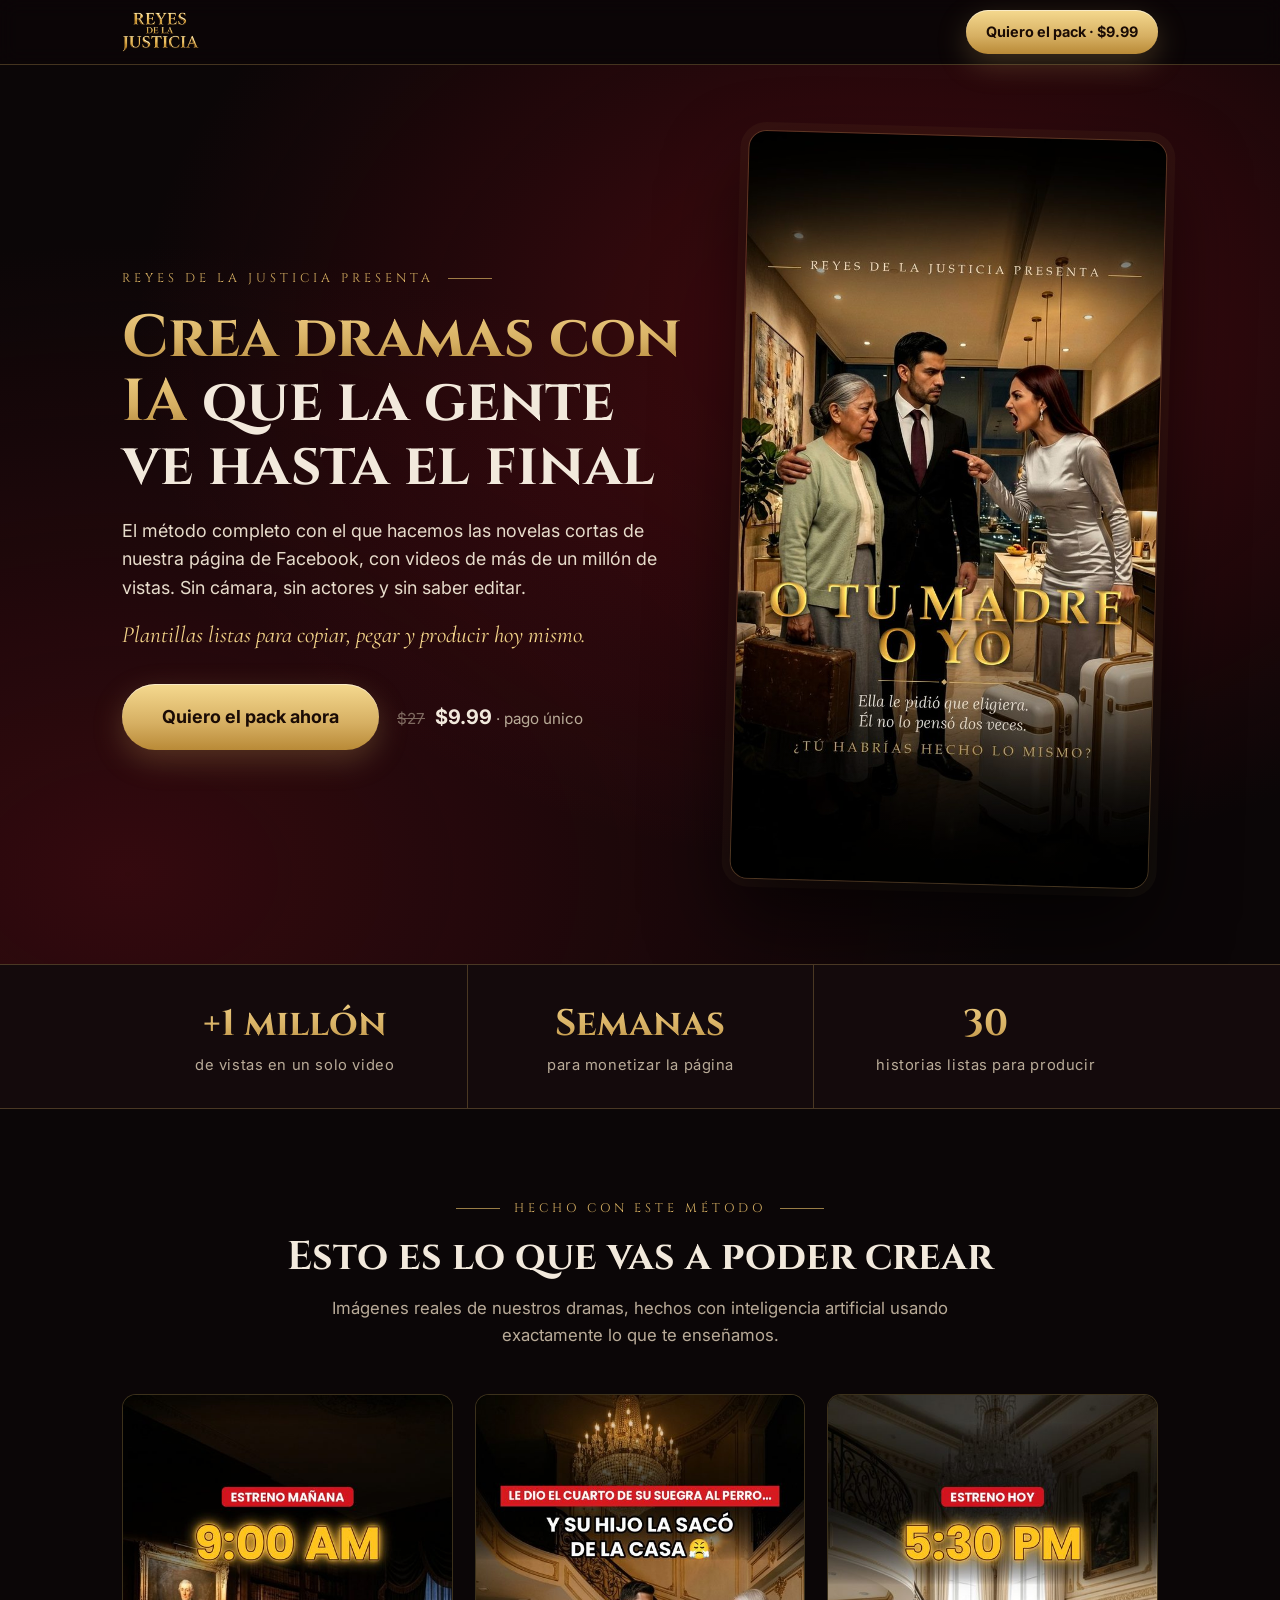
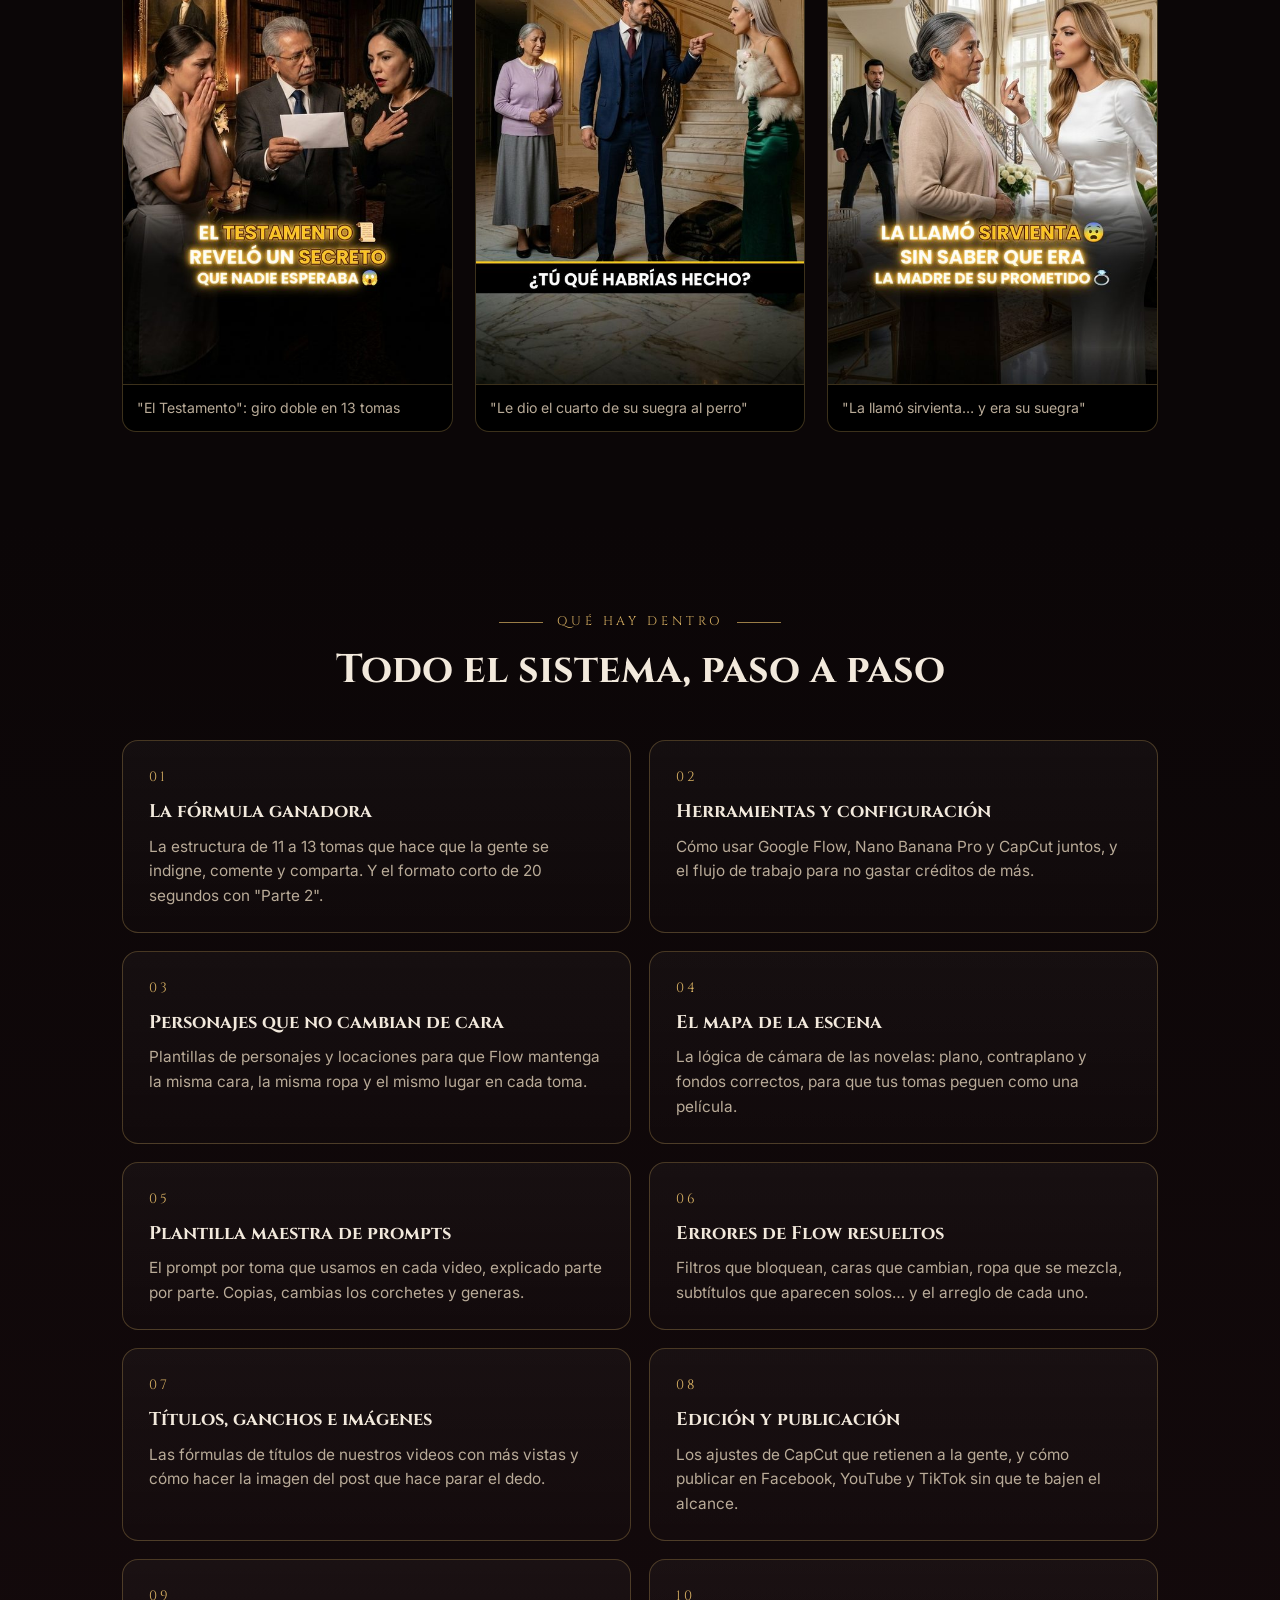
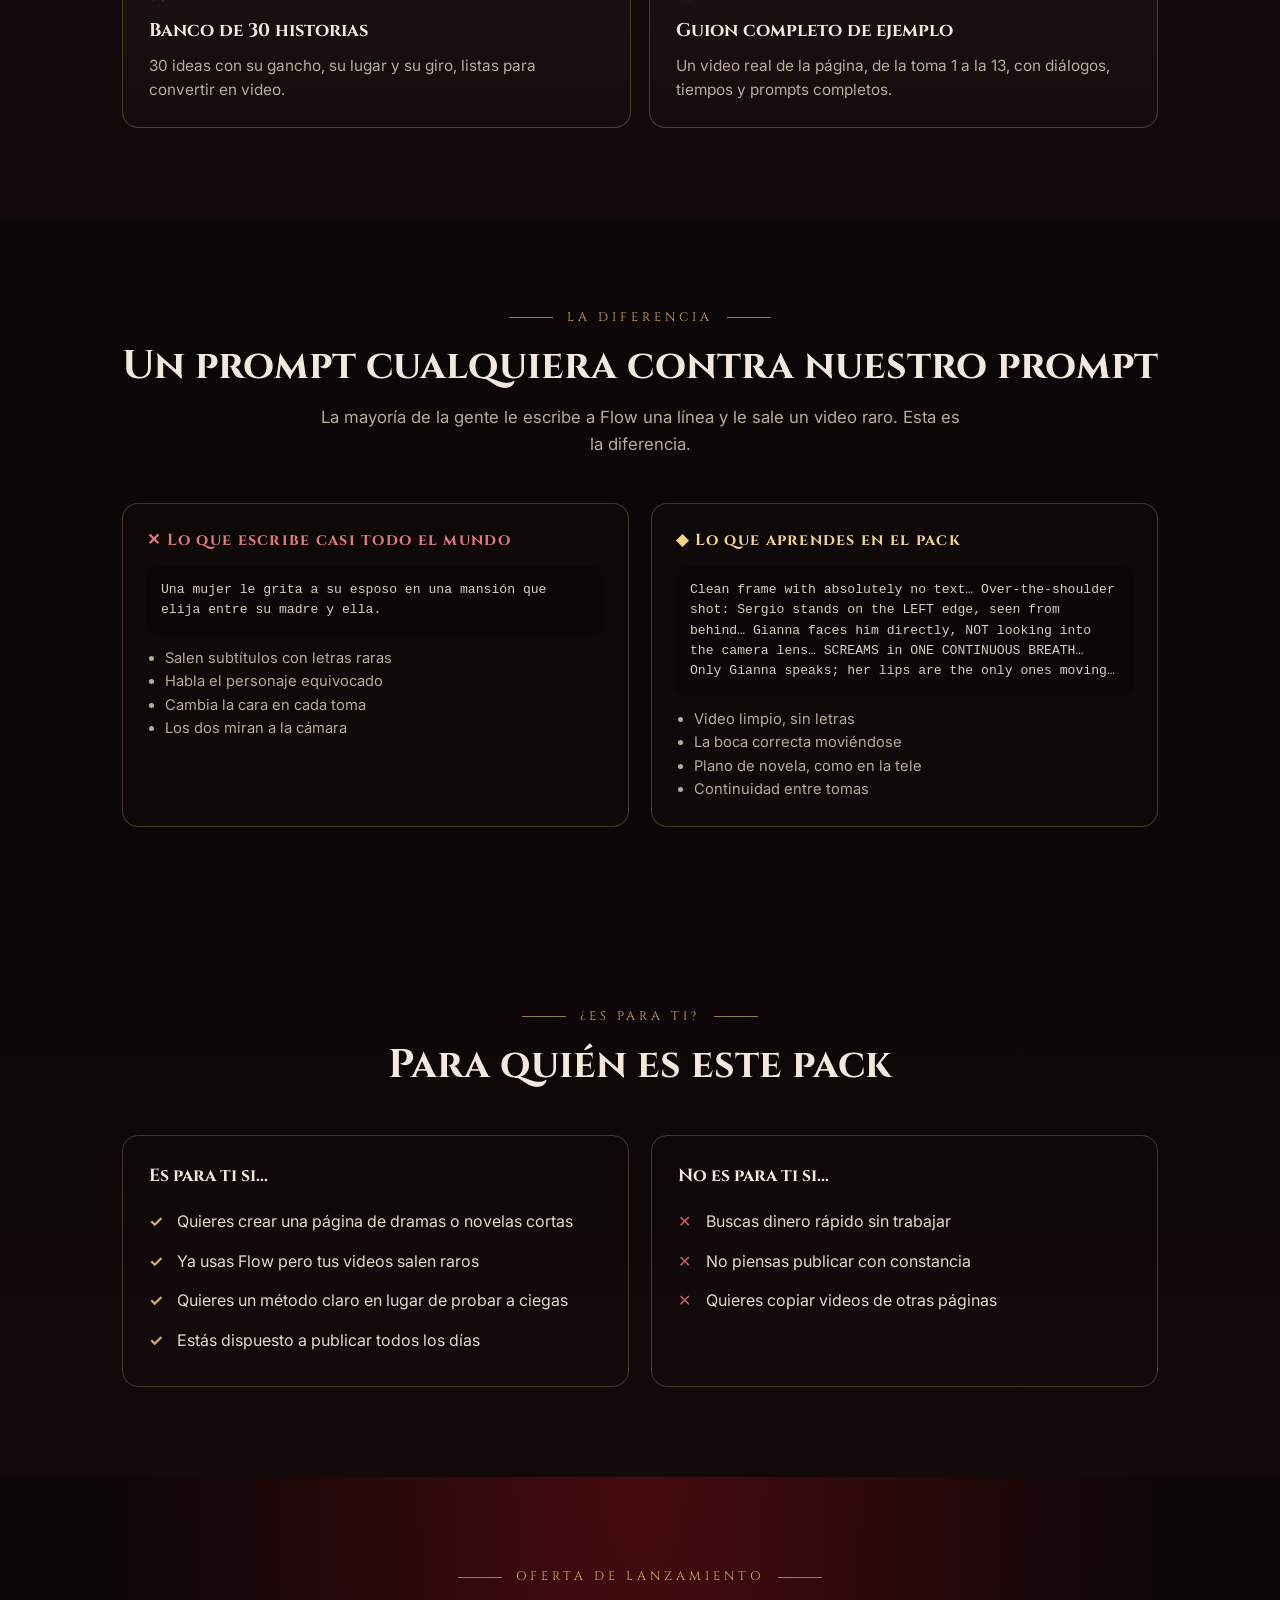
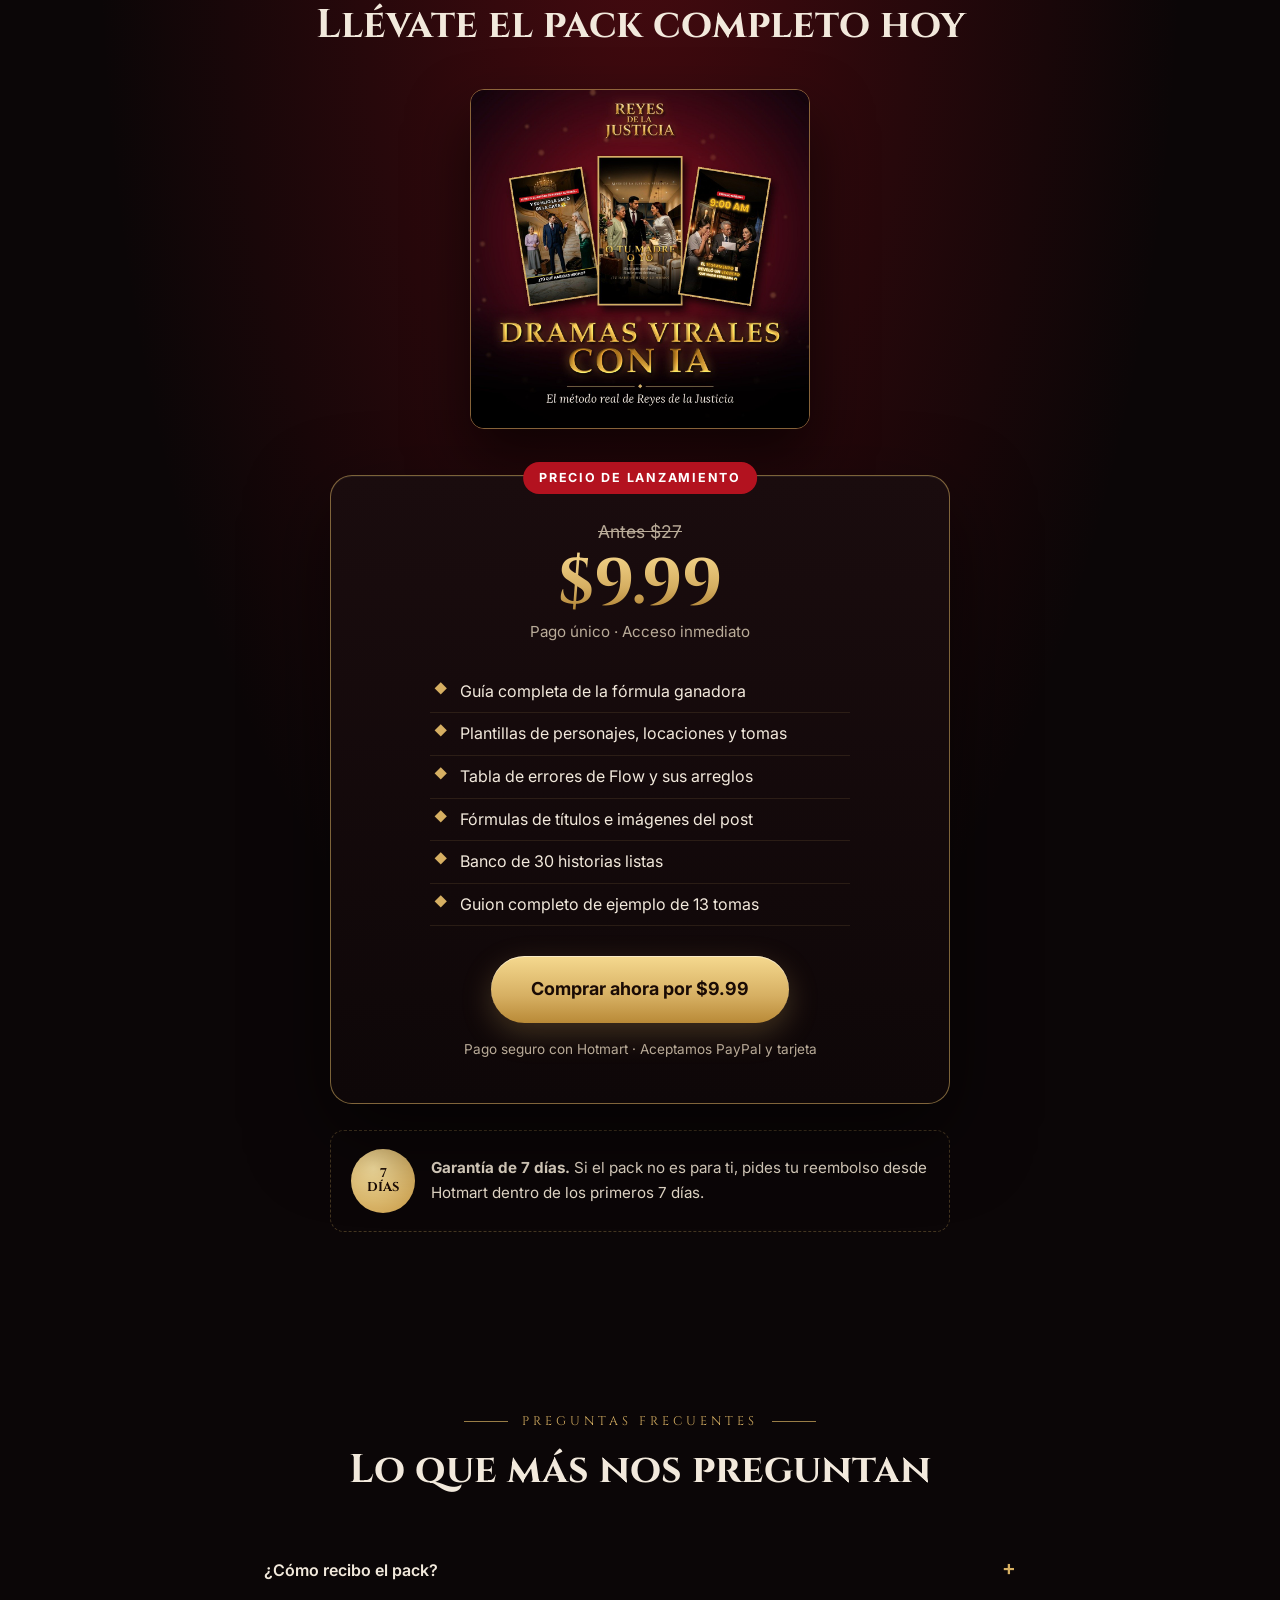
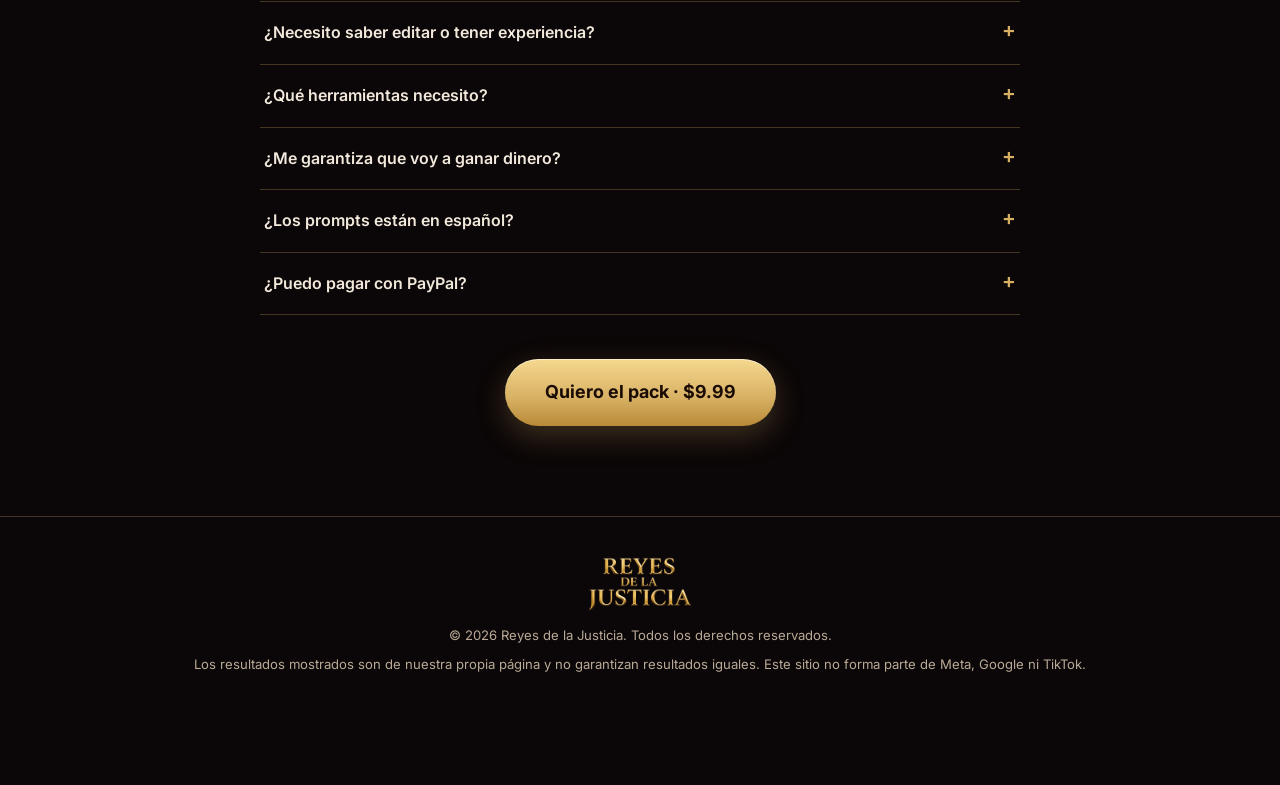
<file: index.html>
<!DOCTYPE html>
<html lang="es">
<head>
<meta charset="UTF-8">
<meta name="viewport" content="width=device-width, initial-scale=1.0">
<title>Dramas Virales con IA | Reyes de la Justicia</title>
<meta name="description" content="Aprende a crear dramas cortos con inteligencia artificial que la gente ve hasta el final. El método real de Reyes de la Justicia.">
<meta name="theme-color" content="#0b0607">
<link rel="icon" type="image/png" href="assets/img/favicon.png">
<link rel="apple-touch-icon" href="assets/img/apple-touch-icon.png">
<meta property="og:type" content="website">
<meta property="og:title" content="Dramas Virales con IA | Reyes de la Justicia">
<meta property="og:description" content="El método real para crear dramas cortos con inteligencia artificial. Plantillas listas para copiar y pegar. Solo $9.99.">
<meta property="og:image" content="assets/img/og-image.jpg">
<meta name="twitter:card" content="summary_large_image">
<link rel="preconnect" href="https://fonts.googleapis.com">
<link rel="preconnect" href="https://fonts.gstatic.com" crossorigin>
<link href="https://fonts.googleapis.com/css2?family=Cinzel:wght@500;700&family=Cormorant+Garamond:ital,wght@0,500;1,500&family=Inter:wght@400;500;600;700&display=swap" rel="stylesheet">
<link rel="stylesheet" href="assets/css/styles.css">
</head>
<body>

<!-- =========================================================
     Enlace de pago de Hotmart: https://pay.hotmart.com/H108662631J
     ========================================================= -->

<header class="top">
  <div class="wrap">
    <img src="assets/img/logo.png" alt="Reyes de la Justicia">
    <a class="btn btn-gold btn-sm" href="https://pay.hotmart.com/H108662631J">Quiero el pack · $9.99</a>
  </div>
</header>

<div class="hero">
  <div class="wrap">
    <div>
      <div class="eyebrow">Reyes de la Justicia presenta</div>
      <h1><span class="gold">Crea dramas con IA</span> que la gente ve hasta el final</h1>
      <p class="lead">El método completo con el que hacemos las novelas cortas de nuestra página de Facebook, con videos de más de un millón de vistas. Sin cámara, sin actores y sin saber editar.</p>
      <p class="tag">Plantillas listas para copiar, pegar y producir hoy mismo.</p>
      <div class="cta">
        <a class="btn btn-gold btn-lg" href="https://pay.hotmart.com/H108662631J">Quiero el pack ahora</a>
        <div class="price-mini"><s>$27</s> <b>$9.99</b> · pago único</div>
      </div>
    </div>
    <div class="poster"><img fetchpriority="high" src="assets/img/hero.jpg" alt="Póster de uno de nuestros dramas con IA"></div>
  </div>
</div>

<div class="proof">
  <div class="wrap">
    <div class="item"><div class="num gold">+1 millón</div><div class="lbl">de vistas en un solo video</div></div>
    <div class="item"><div class="num gold">Semanas</div><div class="lbl">para monetizar la página</div></div>
    <div class="item"><div class="num gold">30</div><div class="lbl">historias listas para producir</div></div>
  </div>
</div>

<section>
  <div class="wrap">
    <div class="eyebrow">Hecho con este método</div>
    <h2>Esto es lo que vas a poder crear</h2>
    <p class="sub">Imágenes reales de nuestros dramas, hechos con inteligencia artificial usando exactamente lo que te enseñamos.</p>
    <div class="gallery">
      <figure><img loading="lazy" src="assets/img/drama-testamento.jpg" alt="El testamento"><figcaption>"El Testamento": giro doble en 13 tomas</figcaption></figure>
      <figure><img loading="lazy" src="assets/img/drama-perro.jpg" alt="El cuarto del perro"><figcaption>"Le dio el cuarto de su suegra al perro"</figcaption></figure>
      <figure><img loading="lazy" src="assets/img/drama-sirvienta.jpg" alt="La llamó sirvienta"><figcaption>"La llamó sirvienta… y era su suegra"</figcaption></figure>
    </div>
  </div>
</section>

<section class="inside">
  <div class="wrap">
    <div class="eyebrow">Qué hay dentro</div>
    <h2>Todo el sistema, paso a paso</h2>
    <div class="grid">
      <div class="card"><div class="n">01</div><h3>La fórmula ganadora</h3><p>La estructura de 11 a 13 tomas que hace que la gente se indigne, comente y comparta. Y el formato corto de 20 segundos con "Parte 2".</p></div>
      <div class="card"><div class="n">02</div><h3>Herramientas y configuración</h3><p>Cómo usar Google Flow, Nano Banana Pro y CapCut juntos, y el flujo de trabajo para no gastar créditos de más.</p></div>
      <div class="card"><div class="n">03</div><h3>Personajes que no cambian de cara</h3><p>Plantillas de personajes y locaciones para que Flow mantenga la misma cara, la misma ropa y el mismo lugar en cada toma.</p></div>
      <div class="card"><div class="n">04</div><h3>El mapa de la escena</h3><p>La lógica de cámara de las novelas: plano, contraplano y fondos correctos, para que tus tomas peguen como una película.</p></div>
      <div class="card"><div class="n">05</div><h3>Plantilla maestra de prompts</h3><p>El prompt por toma que usamos en cada video, explicado parte por parte. Copias, cambias los corchetes y generas.</p></div>
      <div class="card"><div class="n">06</div><h3>Errores de Flow resueltos</h3><p>Filtros que bloquean, caras que cambian, ropa que se mezcla, subtítulos que aparecen solos… y el arreglo de cada uno.</p></div>
      <div class="card"><div class="n">07</div><h3>Títulos, ganchos e imágenes</h3><p>Las fórmulas de títulos de nuestros videos con más vistas y cómo hacer la imagen del post que hace parar el dedo.</p></div>
      <div class="card"><div class="n">08</div><h3>Edición y publicación</h3><p>Los ajustes de CapCut que retienen a la gente, y cómo publicar en Facebook, YouTube y TikTok sin que te bajen el alcance.</p></div>
      <div class="card"><div class="n">09</div><h3>Banco de 30 historias</h3><p>30 ideas con su gancho, su lugar y su giro, listas para convertir en video.</p></div>
      <div class="card"><div class="n">10</div><h3>Guion completo de ejemplo</h3><p>Un video real de la página, de la toma 1 a la 13, con diálogos, tiempos y prompts completos.</p></div>
    </div>
  </div>
</section>

<section>
  <div class="wrap">
    <div class="eyebrow">La diferencia</div>
    <h2>Un prompt cualquiera contra nuestro prompt</h2>
    <p class="sub">La mayoría de la gente le escribe a Flow una línea y le sale un video raro. Esta es la diferencia.</p>
    <div class="ba">
      <div class="box bad">
        <h4>✕ Lo que escribe casi todo el mundo</h4>
        <code>Una mujer le grita a su esposo en una mansión que elija entre su madre y ella.</code>
        <ul><li>Salen subtítulos con letras raras</li><li>Habla el personaje equivocado</li><li>Cambia la cara en cada toma</li><li>Los dos miran a la cámara</li></ul>
      </div>
      <div class="box good">
        <h4>◆ Lo que aprendes en el pack</h4>
        <code>Clean frame with absolutely no text… Over-the-shoulder shot: Sergio stands on the LEFT edge, seen from behind… Gianna faces him directly, NOT looking into the camera lens… SCREAMS in ONE CONTINUOUS BREATH… Only Gianna speaks; her lips are the only ones moving…</code>
        <ul><li>Video limpio, sin letras</li><li>La boca correcta moviéndose</li><li>Plano de novela, como en la tele</li><li>Continuidad entre tomas</li></ul>
      </div>
    </div>
  </div>
</section>

<section class="inside">
  <div class="wrap">
    <div class="eyebrow">¿Es para ti?</div>
    <h2>Para quién es este pack</h2>
    <div class="who">
      <div class="col yes"><h3>Es para ti si…</h3><ul>
        <li>Quieres crear una página de dramas o novelas cortas</li>
        <li>Ya usas Flow pero tus videos salen raros</li>
        <li>Quieres un método claro en lugar de probar a ciegas</li>
        <li>Estás dispuesto a publicar todos los días</li>
      </ul></div>
      <div class="col no"><h3>No es para ti si…</h3><ul>
        <li>Buscas dinero rápido sin trabajar</li>
        <li>No piensas publicar con constancia</li>
        <li>Quieres copiar videos de otras páginas</li>
      </ul></div>
    </div>
  </div>
</section>

<section class="offer" id="comprar">
  <div class="wrap">
    <div class="eyebrow">Oferta de lanzamiento</div>
    <h2>Llévate el pack completo hoy</h2>
    <img class="product" loading="lazy" src="assets/img/producto.jpg" alt="Portada del ebook Dramas Virales con IA">
    <div class="ticket">
      <div class="ribbon">PRECIO DE LANZAMIENTO</div>
      <div class="old">Antes $27</div>
      <div class="price gold">$9.99</div>
      <div class="once">Pago único · Acceso inmediato</div>
      <ul>
        <li>Guía completa de la fórmula ganadora</li>
        <li>Plantillas de personajes, locaciones y tomas</li>
        <li>Tabla de errores de Flow y sus arreglos</li>
        <li>Fórmulas de títulos e imágenes del post</li>
        <li>Banco de 30 historias listas</li>
        <li>Guion completo de ejemplo de 13 tomas</li>
      </ul>
      <a class="btn btn-gold btn-lg" href="https://pay.hotmart.com/H108662631J">Comprar ahora por $9.99</a>
      <div class="secure">Pago seguro con Hotmart · Aceptamos PayPal y tarjeta</div>
    </div>
    <div class="guarantee">
      <div class="seal">7<br>DÍAS</div>
      <div><b>Garantía de 7 días.</b> Si el pack no es para ti, pides tu reembolso desde Hotmart dentro de los primeros 7 días.</div>
    </div>
  </div>
</section>

<section>
  <div class="wrap">
    <div class="eyebrow">Preguntas frecuentes</div>
    <h2>Lo que más nos preguntan</h2>
    <div class="faq">
      <details><summary>¿Cómo recibo el pack?</summary><p>Apenas se confirma el pago, Hotmart te da acceso al pack por correo. Lo puedes ver en el celular o en la computadora.</p></details>
      <details><summary>¿Necesito saber editar o tener experiencia?</summary><p>No. El pack te lleva paso a paso, desde crear el primer personaje hasta exportar el video en CapCut.</p></details>
      <details><summary>¿Qué herramientas necesito?</summary><p>Google Flow para animar, Nano Banana Pro para las imágenes y CapCut para editar. Flow funciona con créditos de los planes de Google; en el pack te explicamos cómo aprovecharlos.</p></details>
      <details><summary>¿Me garantiza que voy a ganar dinero?</summary><p>No. Nadie te lo puede garantizar. Te damos el método que usamos nosotros; los resultados dependen de tu constancia, tu público y las reglas de cada plataforma.</p></details>
      <details><summary>¿Los prompts están en español?</summary><p>Las explicaciones están en español. Los prompts van en inglés porque las herramientas los entienden mejor, y los diálogos de los personajes van en español.</p></details>
      <details><summary>¿Puedo pagar con PayPal?</summary><p>Sí. El pago se hace por Hotmart, que acepta PayPal y tarjetas.</p></details>
    </div>
    <div style="text-align:center;margin-top:44px"><a class="btn btn-gold btn-lg" href="https://pay.hotmart.com/H108662631J">Quiero el pack · $9.99</a></div>
  </div>
</section>

<footer>
  <div class="wrap">
    <img loading="lazy" src="assets/img/logo.png" alt="Reyes de la Justicia">
    <p>© <span id="year">2026</span> Reyes de la Justicia. Todos los derechos reservados.</p>
    <p style="margin-top:8px">Los resultados mostrados son de nuestra propia página y no garantizan resultados iguales. Este sitio no forma parte de Meta, Google ni TikTok.</p>
  </div>
</footer>

<div class="sticky"><a class="btn btn-gold" href="https://pay.hotmart.com/H108662631J">Quiero el pack · $9.99</a></div>

<script src="assets/js/main.js"></script>
</body>
</html>
</file>
<file: assets/css/styles.css>
:root{
    --bg:#0b0607; --bg2:#140a0c; --wine:#5c0d15; --red:#b3121f;
    --gold:#d6af62; --gold2:#f3d48a; --cream:#f2e9dc; --muted:#b9ab98;
    --line:rgba(214,175,98,.28);
  }
  *{box-sizing:border-box;margin:0;padding:0}
  html{scroll-behavior:smooth}
  body{background:var(--bg);color:var(--cream);font-family:Inter,system-ui,sans-serif;line-height:1.6;-webkit-font-smoothing:antialiased}
  img{max-width:100%;display:block}
  .wrap{max-width:1080px;margin:0 auto;padding:0 22px}
  .serif{font-family:Cinzel,Georgia,serif}
  .italic{font-family:"Cormorant Garamond",Georgia,serif;font-style:italic}
  .gold{background:linear-gradient(180deg,var(--gold2),var(--gold) 55%,#a87a2c);-webkit-background-clip:text;background-clip:text;color:transparent}
  .eyebrow{font-family:Cinzel,serif;letter-spacing:.32em;font-size:.78rem;color:var(--gold);text-transform:uppercase;display:flex;align-items:center;gap:14px;justify-content:center}
  .eyebrow:before,.eyebrow:after{content:"";height:1px;width:44px;background:var(--gold);opacity:.7}
  .divider{display:flex;align-items:center;justify-content:center;gap:12px;margin:26px auto}
  .divider span{height:1px;width:90px;background:var(--gold);opacity:.6}
  .divider i{width:9px;height:9px;background:var(--gold);transform:rotate(45deg)}

  /* topbar */
  .top{position:sticky;top:0;z-index:20;background:rgba(11,6,7,.82);backdrop-filter:blur(10px);border-bottom:1px solid var(--line)}
  .top .wrap{display:flex;align-items:center;justify-content:space-between;height:64px}
  .top img{height:40px;width:auto}
  .btn{display:inline-flex;align-items:center;justify-content:center;gap:10px;font-weight:700;text-decoration:none;border-radius:999px;transition:transform .15s ease,box-shadow .2s ease}
  .btn:hover{transform:translateY(-2px)}
  .btn-gold{background:linear-gradient(180deg,#f5d98f,#d6af62 60%,#b98a37);color:#1a0b05;box-shadow:0 10px 30px rgba(214,175,98,.25),inset 0 1px 0 rgba(255,255,255,.5)}
  .btn-sm{padding:10px 20px;font-size:.9rem}
  .btn-lg{padding:19px 40px;font-size:1.12rem}

  /* hero */
  .hero{position:relative;overflow:hidden;background:radial-gradient(ellipse at 70% 30%,rgba(179,18,31,.35),transparent 60%),radial-gradient(ellipse at 10% 90%,rgba(92,13,21,.5),transparent 55%),var(--bg)}
  .hero .wrap{display:grid;grid-template-columns:1.15fr .85fr;gap:50px;align-items:center;padding-top:70px;padding-bottom:80px}
  .hero h1{font-family:Cinzel,serif;font-weight:700;font-size:clamp(2.2rem,5vw,3.7rem);line-height:1.08;margin:18px 0 18px;text-align:left}
  .hero .eyebrow{justify-content:flex-start}
  .hero .eyebrow:before{display:none}
  .hero p.lead{font-size:1.12rem;color:#e7dccb;max-width:560px}
  .hero .tag{font-family:"Cormorant Garamond",serif;font-style:italic;font-size:1.45rem;color:var(--gold2);margin-top:14px}
  .hero .cta{margin-top:30px;display:flex;align-items:center;gap:18px;flex-wrap:wrap}
  .hero .price-mini{color:var(--muted);font-size:.95rem}
  .hero .price-mini b{color:var(--cream);font-size:1.25rem}
  .hero .price-mini s{opacity:.6;margin-right:6px}
  .poster{position:relative;border-radius:18px;overflow:hidden;border:1px solid var(--line);box-shadow:0 40px 80px rgba(0,0,0,.6),0 0 0 8px rgba(214,175,98,.05);transform:rotate(1.5deg)}
  .poster:after{content:"";position:absolute;inset:0;background:linear-gradient(180deg,transparent 70%,rgba(0,0,0,.35))}

  /* proof strip */
  .proof{border-top:1px solid var(--line);border-bottom:1px solid var(--line);background:var(--bg2)}
  .proof .wrap{display:grid;grid-template-columns:repeat(3,1fr);text-align:center}
  .proof div.item{padding:30px 10px}
  .proof div.item+div.item{border-left:1px solid var(--line)}
  .proof .num{font-family:Cinzel,serif;font-size:2.3rem;font-weight:700}
  .proof .lbl{color:var(--muted);font-size:.92rem;letter-spacing:.04em}

  section{padding:90px 0}
  h2{font-family:Cinzel,serif;font-size:clamp(1.7rem,3.4vw,2.5rem);text-align:center;line-height:1.2;margin-top:14px}
  .sub{text-align:center;color:var(--muted);max-width:640px;margin:14px auto 0;font-size:1.05rem}

  /* gallery */
  .gallery{display:grid;grid-template-columns:repeat(3,1fr);gap:22px;margin-top:46px}
  .gallery figure{border-radius:14px;overflow:hidden;border:1px solid var(--line);background:#000}
  .gallery figcaption{padding:12px 14px;font-size:.88rem;color:var(--muted);border-top:1px solid var(--line)}

  /* inside */
  .inside{background:linear-gradient(180deg,var(--bg),var(--bg2))}
  .grid{display:grid;grid-template-columns:repeat(2,1fr);gap:18px;margin-top:46px}
  .card{background:linear-gradient(180deg,rgba(255,255,255,.035),rgba(255,255,255,.01));border:1px solid var(--line);border-radius:16px;padding:26px 26px 24px;position:relative}
  .card .n{font-family:Cinzel,serif;color:var(--gold);font-size:.85rem;letter-spacing:.2em}
  .card h3{font-family:Cinzel,serif;font-size:1.15rem;margin:8px 0 8px;color:var(--cream)}
  .card p{color:var(--muted);font-size:.96rem}

  /* before/after */
  .ba{display:grid;grid-template-columns:1fr 1fr;gap:22px;margin-top:46px}
  .ba .box{border-radius:16px;padding:24px;border:1px solid var(--line);background:#0f0809}
  .ba .box h4{font-family:Cinzel,serif;font-size:1rem;margin-bottom:12px;letter-spacing:.08em}
  .ba .bad h4{color:#e07a7a}
  .ba .good h4{color:var(--gold2)}
  .ba code{display:block;font-family:ui-monospace,Menlo,Consolas,monospace;font-size:.82rem;line-height:1.55;color:#d9cfc2;white-space:pre-wrap;background:rgba(0,0,0,.35);border-radius:10px;padding:14px}
  .ba ul{margin-top:12px;padding-left:18px;color:var(--muted);font-size:.92rem}

  /* for who */
  .who{display:grid;grid-template-columns:1fr 1fr;gap:22px;margin-top:46px}
  .who .col{border:1px solid var(--line);border-radius:16px;padding:26px}
  .who h3{font-family:Cinzel,serif;font-size:1.1rem;margin-bottom:12px}
  .who li{list-style:none;padding:7px 0 7px 28px;position:relative;color:#e4d9c8}
  .who li:before{position:absolute;left:0;top:7px;font-weight:700}
  .who .yes li:before{content:"✓";color:var(--gold)}
  .who .no li:before{content:"✕";color:#c46060}

  /* offer */
  .offer{background:radial-gradient(ellipse at 50% 0%,rgba(179,18,31,.35),transparent 60%),var(--bg)}
  .ticket{max-width:620px;margin:46px auto 0;border-radius:22px;padding:42px 36px;text-align:center;border:1px solid rgba(214,175,98,.55);background:linear-gradient(180deg,#1a0c0e,#0e0708);box-shadow:0 30px 80px rgba(0,0,0,.55),inset 0 1px 0 rgba(255,255,255,.06);position:relative}
  .ticket .ribbon{position:absolute;top:-14px;left:50%;transform:translateX(-50%);background:var(--red);color:#fff;font-weight:700;font-size:.78rem;letter-spacing:.14em;padding:6px 16px;border-radius:999px}
  .ticket .old{color:var(--muted);text-decoration:line-through;font-size:1.1rem}
  .ticket .price{font-family:Cinzel,serif;font-size:4rem;font-weight:700;line-height:1;margin:6px 0 4px}
  .ticket .once{color:var(--muted);font-size:.95rem}
  .ticket ul{text-align:left;margin:26px auto 30px;max-width:420px}
  .ticket li{list-style:none;padding:8px 0 8px 30px;position:relative;border-bottom:1px solid rgba(214,175,98,.12)}
  .ticket li:before{content:"◆";position:absolute;left:4px;top:8px;color:var(--gold);font-size:.8rem}
  .secure{margin-top:16px;color:var(--muted);font-size:.85rem}
  .guarantee{display:flex;gap:16px;align-items:center;max-width:620px;margin:26px auto 0;border:1px dashed var(--line);border-radius:14px;padding:18px 20px;color:#e4d9c8;font-size:.95rem}
  .seal{flex:0 0 64px;height:64px;border-radius:50%;display:grid;place-items:center;font-family:Cinzel,serif;font-weight:700;color:#1a0b05;background:radial-gradient(circle at 35% 30%,#f7e0a0,#c89a45);font-size:.8rem;text-align:center;line-height:1.1}

  /* faq */
  .faq{max-width:760px;margin:46px auto 0}
  details{border-bottom:1px solid var(--line);padding:18px 4px}
  summary{cursor:pointer;font-weight:600;list-style:none;display:flex;justify-content:space-between;gap:20px}
  summary::-webkit-details-marker{display:none}
  summary:after{content:"+";color:var(--gold);font-size:1.3rem;line-height:1}
  details[open] summary:after{content:"–"}
  details p{color:var(--muted);margin-top:10px}

  footer{border-top:1px solid var(--line);padding:40px 0 110px;text-align:center;color:var(--muted);font-size:.82rem}
  footer img{height:54px;width:auto;margin:0 auto 14px}

  /* mobile sticky buy */
  .sticky{position:fixed;left:0;right:0;bottom:0;z-index:30;display:none;padding:12px 16px calc(12px + env(safe-area-inset-bottom));background:rgba(11,6,7,.94);border-top:1px solid var(--line);backdrop-filter:blur(8px)}
  .sticky .btn{width:100%;padding:16px}

  @media (max-width:860px){
    .hero .wrap{grid-template-columns:1fr;padding-top:40px;gap:34px}
    .hero h1,.hero .eyebrow{text-align:center;justify-content:center}
    .hero p.lead,.hero .tag{text-align:center;margin-left:auto;margin-right:auto}
    .hero .cta{justify-content:center}
    .poster{max-width:340px;margin:0 auto;transform:none}
    .grid,.ba,.who{grid-template-columns:1fr}
    .gallery{grid-template-columns:1fr 1fr}
    .gallery figure:last-child{display:none}
    .proof .num{font-size:1.6rem}
    section{padding:64px 0}
    .sticky{display:block}
    .top .btn{display:none}
  }

/* animación de aparición */
.reveal{opacity:0;transform:translateY(18px);transition:opacity .6s ease,transform .6s ease}
.reveal.in{opacity:1;transform:none}
@media (prefers-reduced-motion:reduce){.reveal{opacity:1;transform:none;transition:none}}

.product{width:min(340px,80%);margin:40px auto 34px;border-radius:14px;border:1px solid rgba(214,175,98,.55);box-shadow:0 30px 60px rgba(0,0,0,.6)}
</file>
